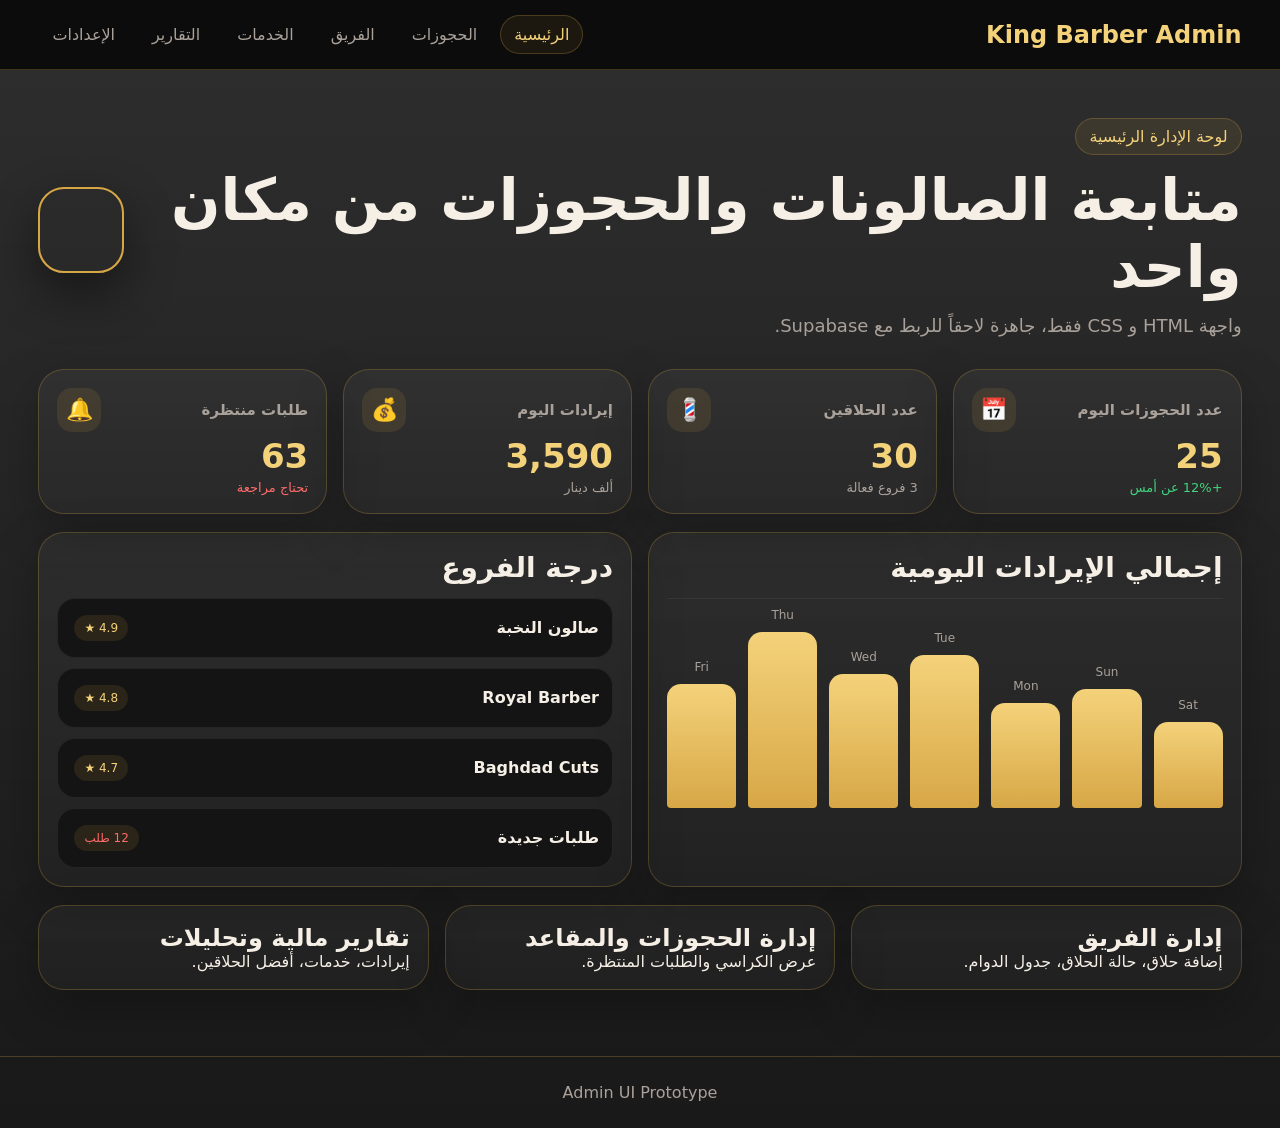
<file: index.html>
<!DOCTYPE html>
<html lang="ar">
<head>
<meta charset="UTF-8">
<meta name="viewport" content="width=device-width, initial-scale=1.0">
<title>King Barber Admin</title>
<meta http-equiv="refresh" content="0; url=admin-dashboard.html">
</head>
<body style="background:#070707;color:white;font-family:Arial;display:flex;align-items:center;justify-content:center;height:100vh">
<div>
<h1>Opening King Barber Admin...</h1>
<p>If not redirected automatically, <a href="admin-dashboard.html" style="color:gold">click here</a>.</p>
</div>
</body>
</html>
</file>
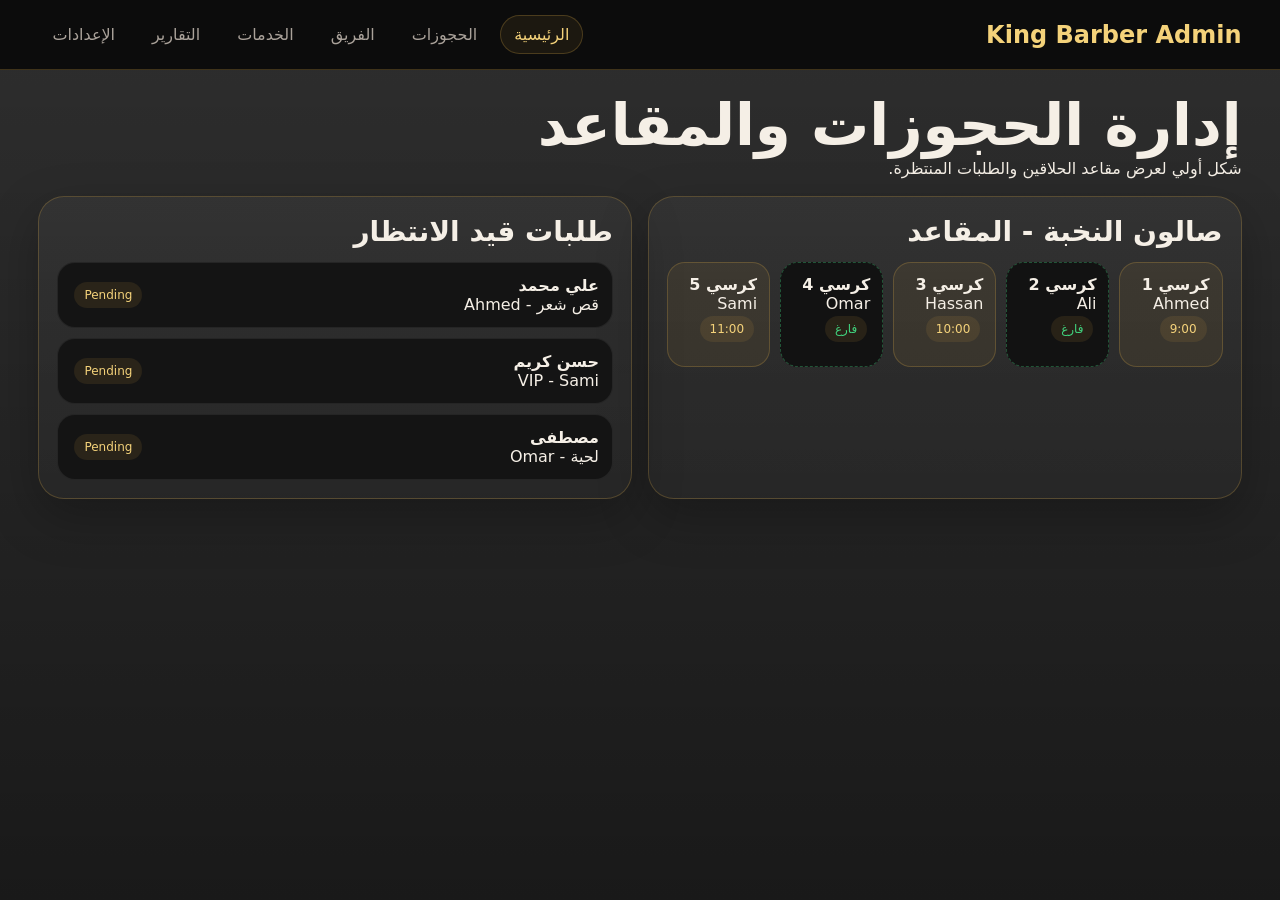
<file: admin-bookings.html>
<!DOCTYPE html><html lang="ar"><head><meta charset="UTF-8"><meta name="viewport" content="width=device-width, initial-scale=1.0, maximum-scale=1.0, user-scalable=no"><title>إدارة الحجوزات</title><link rel="stylesheet" href="admin-style.css"></head><body>

<nav class="nav">
  <div class="nav-inner">
    <div class="logo">King Barber Admin</div>
    <div class="links">
      <a class="active" href="admin-dashboard.html">الرئيسية</a>
      <a href="admin-bookings.html">الحجوزات</a>
      <a href="admin-team.html">الفريق</a>
      <a href="admin-services.html">الخدمات</a>
      <a href="admin-reports.html">التقارير</a>
      <a href="admin-settings.html">الإعدادات</a>
    </div>
  </div>
</nav>

<main class="wrapper">
<h1>إدارة الحجوزات والمقاعد</h1>
<p>شكل أولي لعرض مقاعد الحلاقين والطلبات المنتظرة.</p>
<section class="section grid-2">
<div class="panel">
<h2 class="title">صالون النخبة - المقاعد</h2>
<div class="board">
<div class="chair busy"><b>كرسي 1</b><p>Ahmed</p><span class="chip">9:00</span></div>
<div class="chair free"><b>كرسي 2</b><p>Ali</p><span class="chip green">فارغ</span></div>
<div class="chair busy"><b>كرسي 3</b><p>Hassan</p><span class="chip">10:00</span></div>
<div class="chair free"><b>كرسي 4</b><p>Omar</p><span class="chip green">فارغ</span></div>
<div class="chair busy"><b>كرسي 5</b><p>Sami</p><span class="chip">11:00</span></div>
</div>
</div>
<div class="panel">
<h2 class="title">طلبات قيد الانتظار</h2>
<div class="list">
<div class="item"><div><b>علي محمد</b><p>قص شعر - Ahmed</p></div><span class="chip">Pending</span></div>
<div class="item"><div><b>حسن كريم</b><p>VIP - Sami</p></div><span class="chip">Pending</span></div>
<div class="item"><div><b>مصطفى</b><p>لحية - Omar</p></div><span class="chip">Pending</span></div>
</div>
</div>
</section>
</main></body></html>
</file>
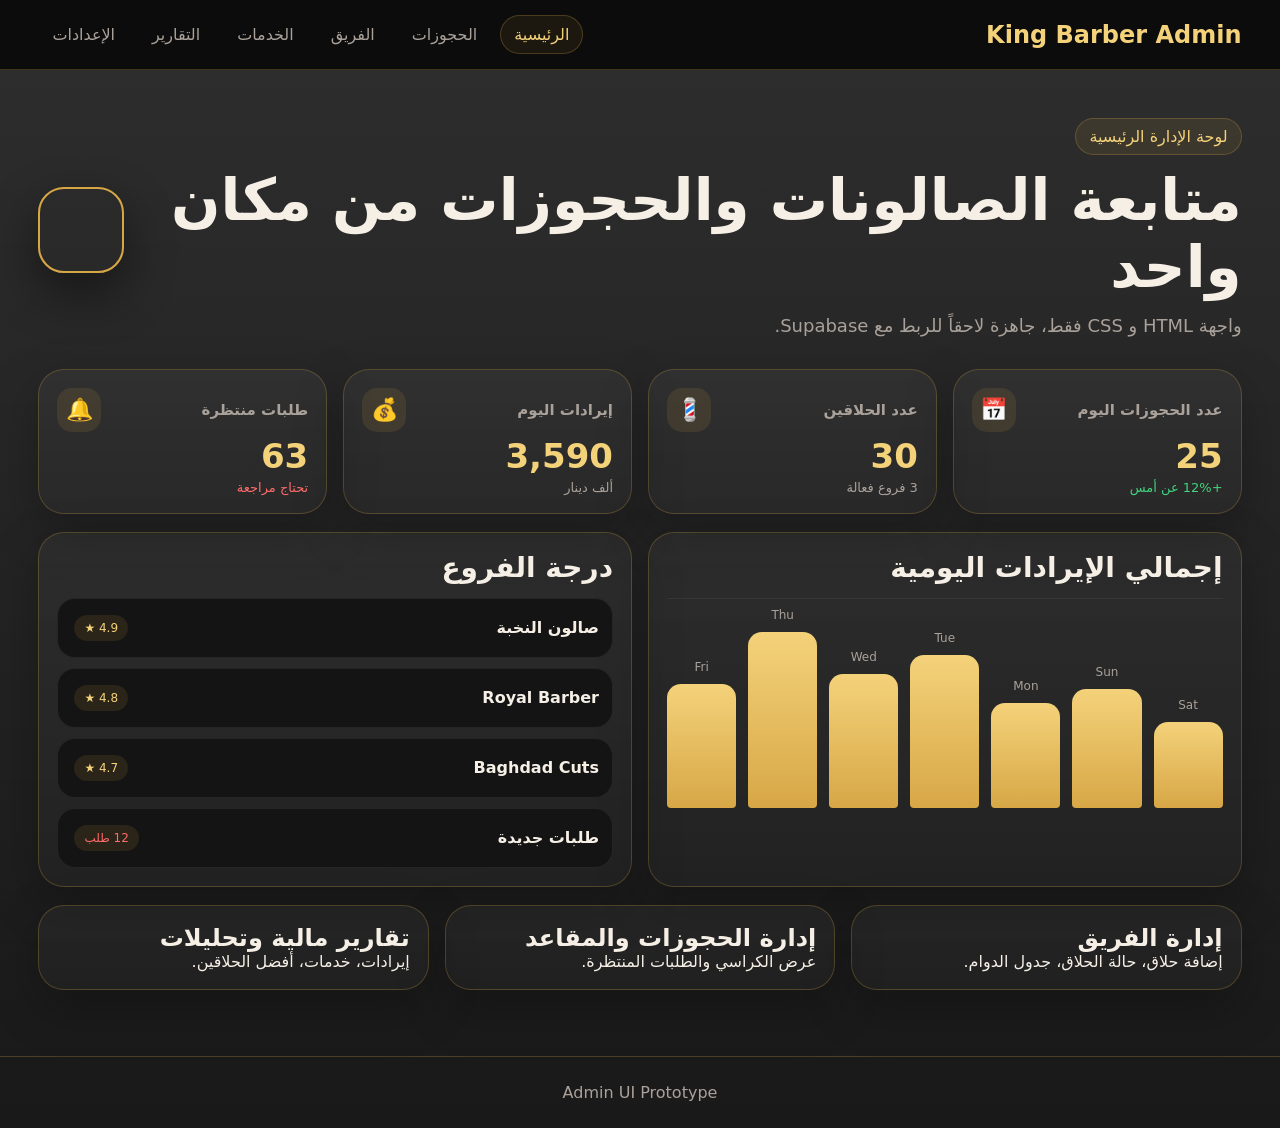
<file: admin-dashboard.html>
<!DOCTYPE html>
<html lang="ar">
<head><meta charset="UTF-8"><meta name="viewport" content="width=device-width, initial-scale=1.0, maximum-scale=1.0, user-scalable=no"><title>Admin Dashboard</title><link rel="stylesheet" href="admin-style.css"></head>
<body>

<nav class="nav">
  <div class="nav-inner">
    <div class="logo">King Barber Admin</div>
    <div class="links">
      <a class="active" href="admin-dashboard.html">الرئيسية</a>
      <a href="admin-bookings.html">الحجوزات</a>
      <a href="admin-team.html">الفريق</a>
      <a href="admin-services.html">الخدمات</a>
      <a href="admin-reports.html">التقارير</a>
      <a href="admin-settings.html">الإعدادات</a>
    </div>
  </div>
</nav>

<main class="wrapper">
  <section class="hero">
    <div>
      <span class="badge">لوحة الإدارة الرئيسية</span>
      <h1>متابعة الصالونات والحجوزات من مكان واحد</h1>
      <p>واجهة HTML و CSS فقط، جاهزة لاحقاً للربط مع Supabase.</p>
    </div>
    <div class="admin-avatar"></div>
  </section>

  <section class="grid-4">
    <div class="panel stat"><div class="stat-top"><h3>عدد الحجوزات اليوم</h3><div class="icon">📅</div></div><div class="number">25</div><div class="small green">+12% عن أمس</div></div>
    <div class="panel stat"><div class="stat-top"><h3>عدد الحلاقين</h3><div class="icon">💈</div></div><div class="number">30</div><div class="small">3 فروع فعالة</div></div>
    <div class="panel stat"><div class="stat-top"><h3>إيرادات اليوم</h3><div class="icon">💰</div></div><div class="number">3,590</div><div class="small">ألف دينار</div></div>
    <div class="panel stat"><div class="stat-top"><h3>طلبات منتظرة</h3><div class="icon">🔔</div></div><div class="number">63</div><div class="small red">تحتاج مراجعة</div></div>
  </section>

  <section class="section grid-2">
    <div class="panel">
      <h2 class="title">إجمالي الإيرادات اليومية</h2>
      <div class="chart">
        <div class="bar" style="height:45%"><span>Sat</span></div>
        <div class="bar" style="height:62%"><span>Sun</span></div>
        <div class="bar" style="height:55%"><span>Mon</span></div>
        <div class="bar" style="height:80%"><span>Tue</span></div>
        <div class="bar" style="height:70%"><span>Wed</span></div>
        <div class="bar" style="height:92%"><span>Thu</span></div>
        <div class="bar" style="height:65%"><span>Fri</span></div>
      </div>
    </div>
    <div class="panel">
      <h2 class="title">درجة الفروع</h2>
      <div class="list">
        <div class="item"><b>صالون النخبة</b><span class="chip">4.9 ★</span></div>
        <div class="item"><b>Royal Barber</b><span class="chip">4.8 ★</span></div>
        <div class="item"><b>Baghdad Cuts</b><span class="chip">4.7 ★</span></div>
        <div class="item"><b>طلبات جديدة</b><span class="chip red">12 طلب</span></div>
      </div>
    </div>
  </section>

  <section class="section grid-3">
    <a class="panel" href="admin-team.html"><h2>إدارة الفريق</h2><p>إضافة حلاق، حالة الحلاق، جدول الدوام.</p></a>
    <a class="panel" href="admin-bookings.html"><h2>إدارة الحجوزات والمقاعد</h2><p>عرض الكراسي والطلبات المنتظرة.</p></a>
    <a class="panel" href="admin-reports.html"><h2>تقارير مالية وتحليلات</h2><p>إيرادات، خدمات، أفضل الحلاقين.</p></a>
  </section>
</main>
<footer class="footer">Admin UI Prototype</footer>
</body></html>
</file>
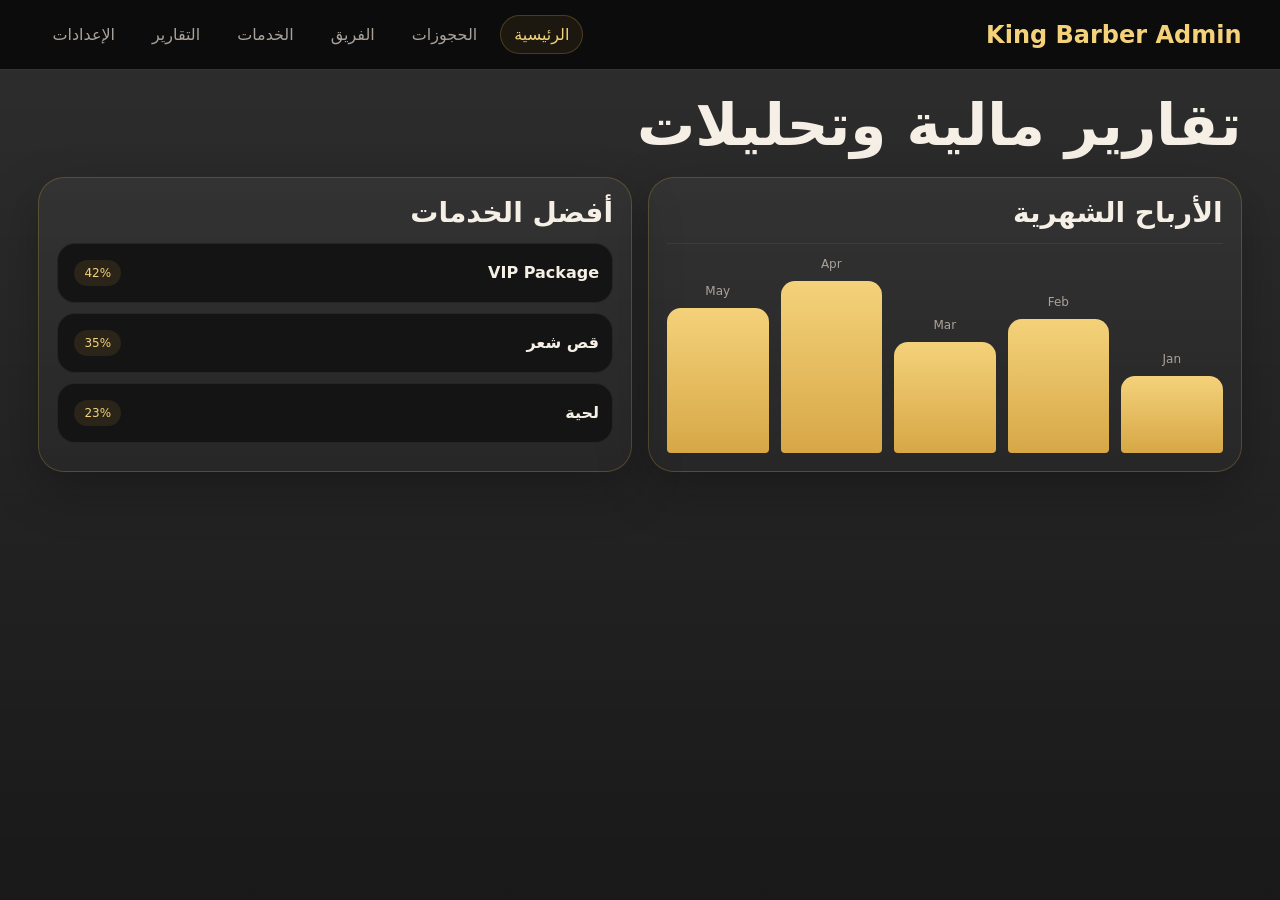
<file: admin-reports.html>
<!DOCTYPE html><html lang="ar"><head><meta charset="UTF-8"><meta name="viewport" content="width=device-width, initial-scale=1.0, maximum-scale=1.0, user-scalable=no"><title>التقارير</title><link rel="stylesheet" href="admin-style.css"></head><body>

<nav class="nav">
  <div class="nav-inner">
    <div class="logo">King Barber Admin</div>
    <div class="links">
      <a class="active" href="admin-dashboard.html">الرئيسية</a>
      <a href="admin-bookings.html">الحجوزات</a>
      <a href="admin-team.html">الفريق</a>
      <a href="admin-services.html">الخدمات</a>
      <a href="admin-reports.html">التقارير</a>
      <a href="admin-settings.html">الإعدادات</a>
    </div>
  </div>
</nav>

<main class="wrapper">
<h1>تقارير مالية وتحليلات</h1>
<section class="section grid-2">
<div class="panel"><h2 class="title">الأرباح الشهرية</h2><div class="chart"><div class="bar" style="height:40%"><span>Jan</span></div><div class="bar" style="height:70%"><span>Feb</span></div><div class="bar" style="height:58%"><span>Mar</span></div><div class="bar" style="height:90%"><span>Apr</span></div><div class="bar" style="height:76%"><span>May</span></div></div></div>
<div class="panel"><h2 class="title">أفضل الخدمات</h2><div class="list"><div class="item"><b>VIP Package</b><span class="chip">42%</span></div><div class="item"><b>قص شعر</b><span class="chip">35%</span></div><div class="item"><b>لحية</b><span class="chip">23%</span></div></div></div>
</section>
</main></body></html>
</file>
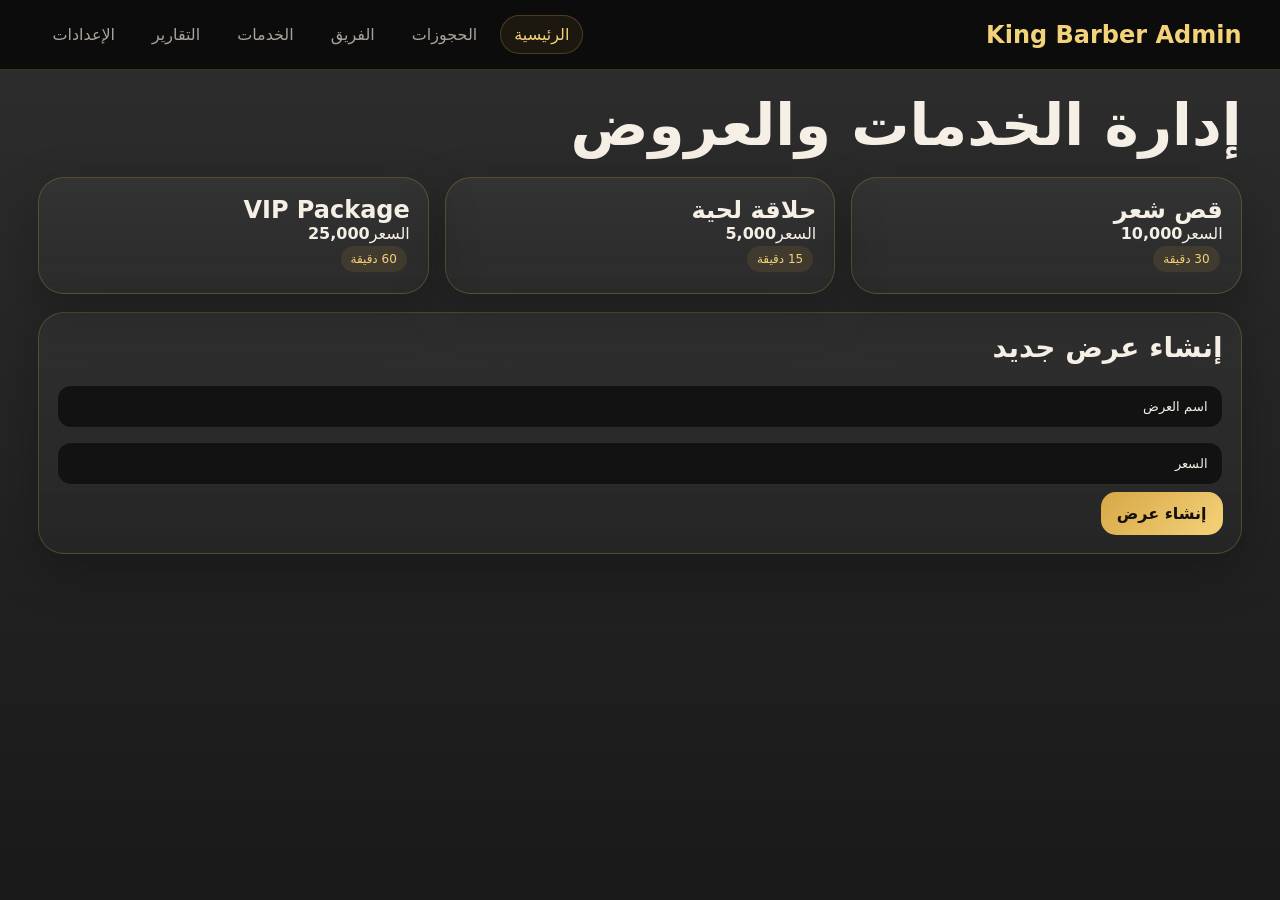
<file: admin-services.html>
<!DOCTYPE html><html lang="ar"><head><meta charset="UTF-8"><meta name="viewport" content="width=device-width, initial-scale=1.0, maximum-scale=1.0, user-scalable=no"><title>الخدمات</title><link rel="stylesheet" href="admin-style.css"></head><body>

<nav class="nav">
  <div class="nav-inner">
    <div class="logo">King Barber Admin</div>
    <div class="links">
      <a class="active" href="admin-dashboard.html">الرئيسية</a>
      <a href="admin-bookings.html">الحجوزات</a>
      <a href="admin-team.html">الفريق</a>
      <a href="admin-services.html">الخدمات</a>
      <a href="admin-reports.html">التقارير</a>
      <a href="admin-settings.html">الإعدادات</a>
    </div>
  </div>
</nav>

<main class="wrapper">
<h1>إدارة الخدمات والعروض</h1>
<section class="section grid-3">
<div class="panel"><h2>قص شعر</h2><div class="row"><span>السعر</span><b class="price">10,000</b></div><span class="chip">30 دقيقة</span></div>
<div class="panel"><h2>حلاقة لحية</h2><div class="row"><span>السعر</span><b class="price">5,000</b></div><span class="chip">15 دقيقة</span></div>
<div class="panel"><h2>VIP Package</h2><div class="row"><span>السعر</span><b class="price">25,000</b></div><span class="chip">60 دقيقة</span></div>
</section>
<section class="section panel"><h2 class="title">إنشاء عرض جديد</h2><input class="input" value="اسم العرض" readonly><input class="input" value="السعر" readonly><a class="btn">إنشاء عرض</a></section>
</main></body></html>
</file>
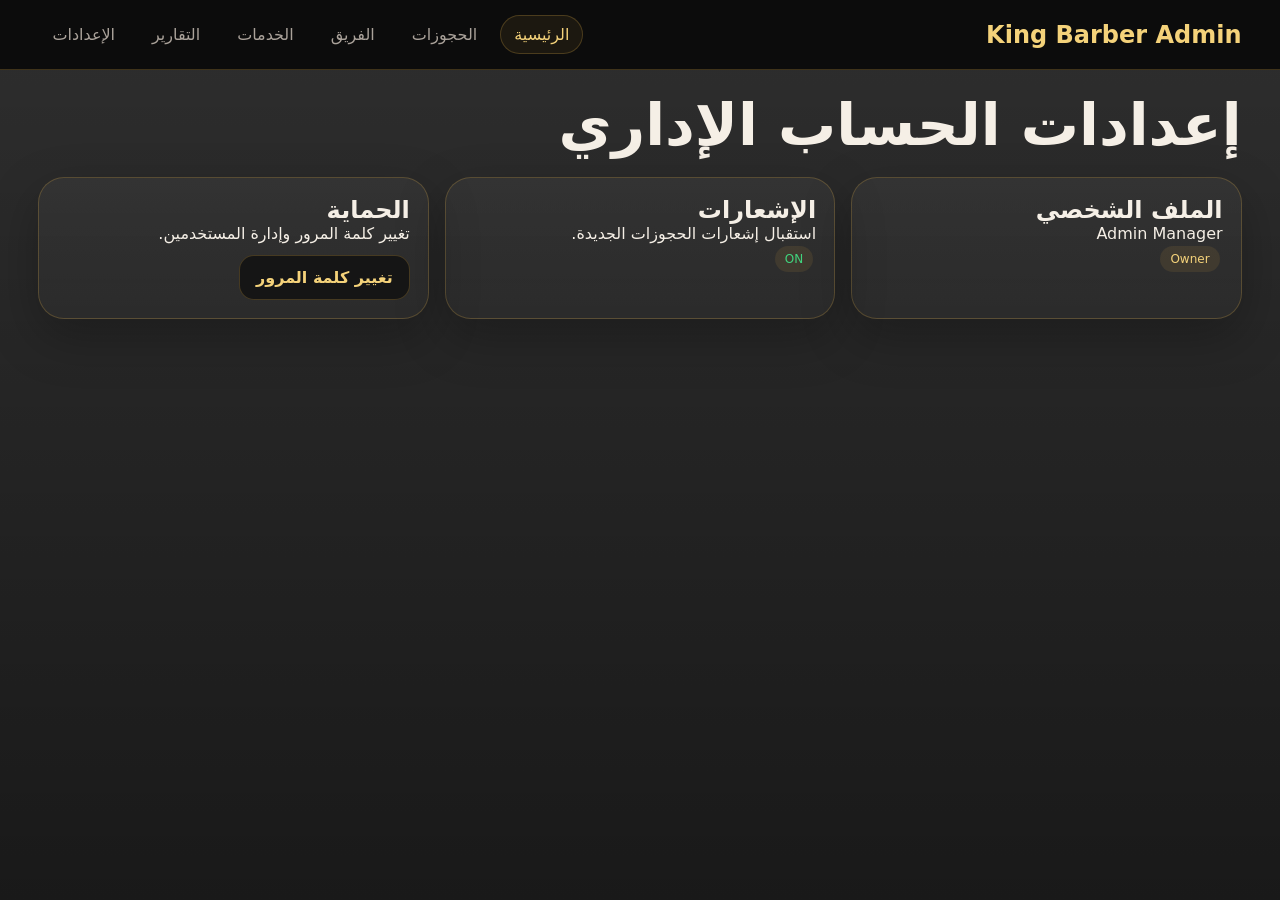
<file: admin-settings.html>
<!DOCTYPE html><html lang="ar"><head><meta charset="UTF-8"><meta name="viewport" content="width=device-width, initial-scale=1.0, maximum-scale=1.0, user-scalable=no"><title>إعدادات الإدارة</title><link rel="stylesheet" href="admin-style.css"></head><body>

<nav class="nav">
  <div class="nav-inner">
    <div class="logo">King Barber Admin</div>
    <div class="links">
      <a class="active" href="admin-dashboard.html">الرئيسية</a>
      <a href="admin-bookings.html">الحجوزات</a>
      <a href="admin-team.html">الفريق</a>
      <a href="admin-services.html">الخدمات</a>
      <a href="admin-reports.html">التقارير</a>
      <a href="admin-settings.html">الإعدادات</a>
    </div>
  </div>
</nav>

<main class="wrapper">
<h1>إعدادات الحساب الإداري</h1>
<section class="section grid-3">
<div class="panel"><h2>الملف الشخصي</h2><p>Admin Manager</p><span class="chip">Owner</span></div>
<div class="panel"><h2>الإشعارات</h2><p>استقبال إشعارات الحجوزات الجديدة.</p><span class="chip green">ON</span></div>
<div class="panel"><h2>الحماية</h2><p>تغيير كلمة المرور وإدارة المستخدمين.</p><a class="btn dark" style="margin-top:12px">تغيير كلمة المرور</a></div>
</section>
</main></body></html>
</file>
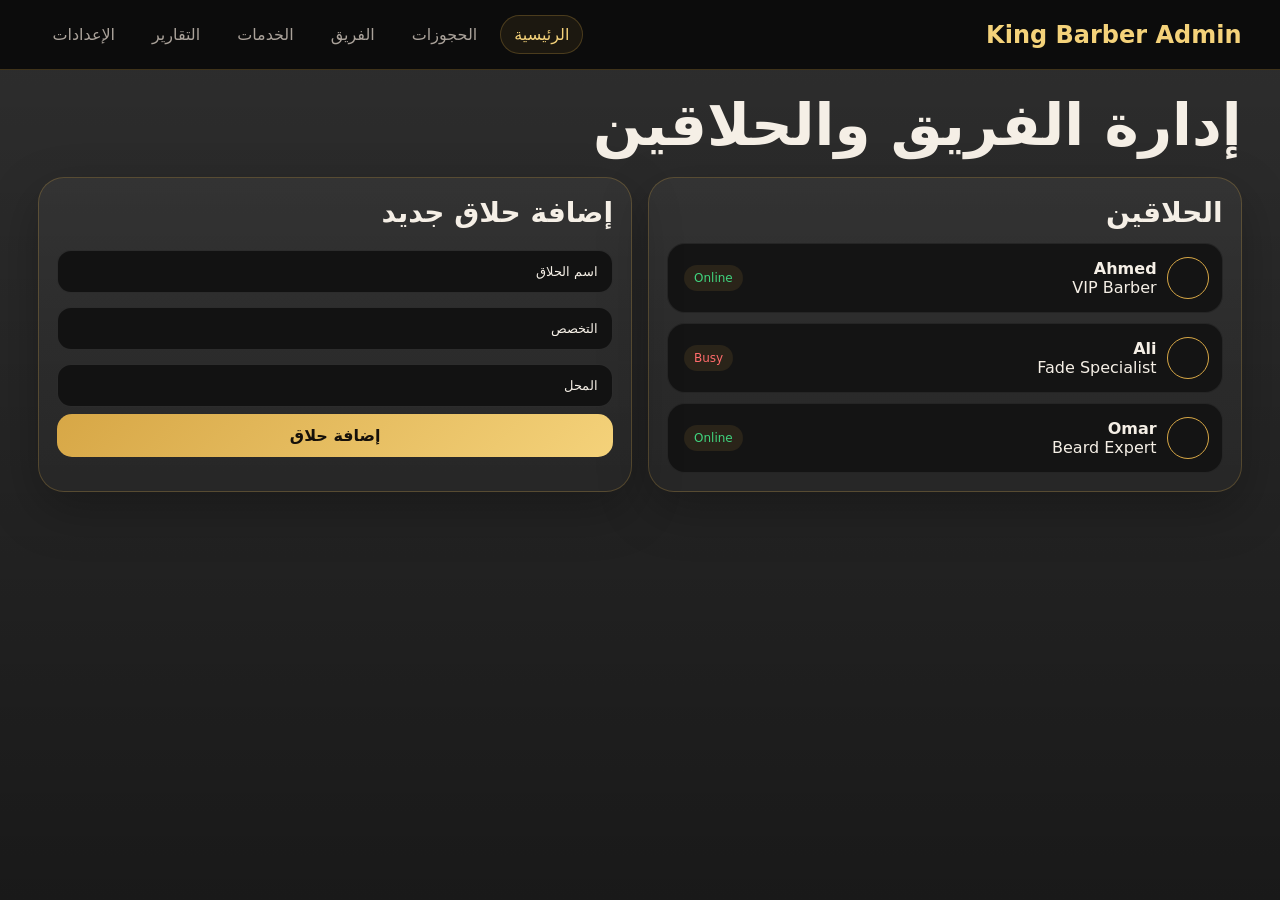
<file: admin-team.html>
<!DOCTYPE html><html lang="ar"><head><meta charset="UTF-8"><meta name="viewport" content="width=device-width, initial-scale=1.0, maximum-scale=1.0, user-scalable=no"><title>إدارة الفريق</title><link rel="stylesheet" href="admin-style.css"></head><body>

<nav class="nav">
  <div class="nav-inner">
    <div class="logo">King Barber Admin</div>
    <div class="links">
      <a class="active" href="admin-dashboard.html">الرئيسية</a>
      <a href="admin-bookings.html">الحجوزات</a>
      <a href="admin-team.html">الفريق</a>
      <a href="admin-services.html">الخدمات</a>
      <a href="admin-reports.html">التقارير</a>
      <a href="admin-settings.html">الإعدادات</a>
    </div>
  </div>
</nav>

<main class="wrapper">
<h1>إدارة الفريق والحلاقين</h1>
<section class="section grid-2">
<div class="panel">
<h2 class="title">الحلاقين</h2>
<div class="list">
<div class="item"><div class="left"><div class="face"></div><div><b>Ahmed</b><p>VIP Barber</p></div></div><span class="chip green">Online</span></div>
<div class="item"><div class="left"><div class="face"></div><div><b>Ali</b><p>Fade Specialist</p></div></div><span class="chip red">Busy</span></div>
<div class="item"><div class="left"><div class="face"></div><div><b>Omar</b><p>Beard Expert</p></div></div><span class="chip green">Online</span></div>
</div>
</div>
<div class="panel">
<h2 class="title">إضافة حلاق جديد</h2>
<input class="input" value="اسم الحلاق" readonly>
<input class="input" value="التخصص" readonly>
<input class="input" value="المحل" readonly>
<a class="btn" style="width:100%">إضافة حلاق</a>
</div>
</section>
</main></body></html>
</file>
<file: admin-style.css>
:root{
  --bg:#070707;
  --panel:#111;
  --panel2:#171717;
  --gold:#d7a746;
  --gold2:#f4d27a;
  --text:#f5efe6;
  --muted:#aaa29a;
  --line:rgba(215,167,70,.25);
  --green:#40d47e;
  --red:#ff6b6b;
  --blue:#70a7ff;
}
*{box-sizing:border-box;margin:0;padding:0}
body{
  font-family:system-ui,-apple-system,"Segoe UI",Tahoma,Arial,sans-serif;
  direction:rtl;
  color:var(--text);
  min-height:100vh;
  background:
    linear-gradient(rgba(0,0,0,.82),rgba(0,0,0,.9)),
    url("https://images.unsplash.com/photo-1622287162716-f311baa1a2b8?auto=format&fit=crop&w=1600&q=80") center/cover fixed;
}
a{text-decoration:none;color:inherit}
.wrapper{width:min(1250px,94%);margin:auto;padding:22px 0 40px}
.nav{
  position:sticky;top:0;z-index:10;
  background:rgba(7,7,7,.86);
  backdrop-filter:blur(16px);
  border-bottom:1px solid var(--line);
}
.nav-inner{
  width:min(1250px,94%);
  margin:auto;
  padding:15px 0;
  display:flex;
  align-items:center;
  justify-content:space-between;
  gap:16px;
}
.logo{font-size:24px;font-weight:900;color:var(--gold2)}
.links{display:flex;gap:9px;flex-wrap:wrap}
.links a{
  color:var(--muted);
  border:1px solid transparent;
  border-radius:999px;
  padding:9px 13px;
}
.links a:hover,.links a.active{
  color:var(--gold2);
  background:rgba(215,167,70,.08);
  border-color:var(--line);
}
.hero{
  display:grid;
  grid-template-columns:1fr auto;
  gap:20px;
  align-items:center;
  margin:26px 0;
}
.badge{
  display:inline-block;
  border:1px solid var(--line);
  color:var(--gold2);
  background:rgba(215,167,70,.1);
  padding:8px 13px;
  border-radius:999px;
  margin-bottom:12px;
}
h1{font-size:clamp(34px,5vw,58px);line-height:1.15}
.hero p{color:var(--muted);font-size:18px;line-height:1.8;margin-top:10px}
.admin-avatar{
  width:86px;height:86px;border-radius:26px;
  background:url("https://images.unsplash.com/photo-1560250097-0b93528c311a?auto=format&fit=crop&w=300&q=80") center/cover;
  border:2px solid var(--gold);
  box-shadow:0 20px 50px rgba(0,0,0,.45);
}
.grid-4{display:grid;grid-template-columns:repeat(4,1fr);gap:16px}
.grid-3{display:grid;grid-template-columns:repeat(3,1fr);gap:16px}
.grid-2{display:grid;grid-template-columns:repeat(2,1fr);gap:16px}
.panel{
  background:linear-gradient(180deg,rgba(255,255,255,.045),rgba(255,255,255,.018));
  border:1px solid var(--line);
  border-radius:26px;
  padding:18px;
  box-shadow:0 18px 50px rgba(0,0,0,.25);
}
.stat{
  min-height:145px;
  display:flex;
  flex-direction:column;
  justify-content:space-between;
}
.stat-top{display:flex;align-items:center;justify-content:space-between;gap:10px}
.icon{
  width:44px;height:44px;border-radius:15px;
  display:grid;place-items:center;
  background:rgba(215,167,70,.12);
  color:var(--gold2);
  font-size:22px;
}
.stat h3{font-size:15px;color:var(--muted)}
.number{font-size:34px;font-weight:900;color:var(--gold2)}
.small{color:var(--muted);font-size:13px}
.section{margin-top:18px}
.title{font-size:28px;margin:0 0 14px}
.chart{
  height:210px;
  display:flex;
  align-items:end;
  gap:12px;
  padding-top:18px;
  border-top:1px solid rgba(255,255,255,.06);
}
.bar{
  flex:1;
  border-radius:14px 14px 4px 4px;
  background:linear-gradient(180deg,var(--gold2),var(--gold));
  min-height:30px;
  position:relative;
}
.bar span{
  position:absolute;
  top:-24px;
  left:50%;
  transform:translateX(-50%);
  color:var(--muted);
  font-size:12px;
}
.list{display:grid;gap:10px}
.item{
  background:#141414;
  border:1px solid rgba(255,255,255,.07);
  border-radius:18px;
  padding:13px;
  display:flex;
  align-items:center;
  justify-content:space-between;
  gap:12px;
}
.left{display:flex;align-items:center;gap:10px}
.face{
  width:42px;height:42px;border-radius:50%;
  background:url("https://images.unsplash.com/photo-1621605815971-fbc98d665033?q=80&w=300&auto=format&fit=crop") center/cover;
  border:1px solid var(--gold);
}
.chip{
  display:inline-block;
  padding:6px 10px;
  border-radius:999px;
  background:rgba(215,167,70,.11);
  color:var(--gold2);
  font-size:12px;
  margin:3px;
}
.green{color:var(--green)}
.red{color:var(--red)}
.blue{color:var(--blue)}
.btn{
  display:inline-block;
  text-align:center;
  padding:12px 16px;
  border-radius:15px;
  font-weight:900;
  background:linear-gradient(135deg,var(--gold),var(--gold2));
  color:#15100a;
  border:0;
}
.btn.dark{
  background:#151515;
  color:var(--gold2);
  border:1px solid var(--line);
}
.board{
  display:grid;
  grid-template-columns:repeat(5,1fr);
  gap:10px;
}
.chair{
  background:#121212;
  border:1px dashed var(--line);
  border-radius:18px;
  min-height:105px;
  padding:12px;
}
.chair.busy{border-style:solid;background:rgba(215,167,70,.08)}
.chair.free{border-color:rgba(64,212,126,.35)}
.input{
  width:100%;
  padding:13px 14px;
  margin:7px 0;
  border-radius:14px;
  border:1px solid rgba(255,255,255,.11);
  background:#121212;
  color:var(--text);
}
.footer{text-align:center;color:var(--muted);padding:26px 0;border-top:1px solid var(--line);margin-top:26px}
@media(max-width:1000px){
  .grid-4{grid-template-columns:repeat(2,1fr)}
  .grid-3{grid-template-columns:repeat(2,1fr)}
  .board{grid-template-columns:repeat(3,1fr)}
}
@media(max-width:620px){
  .hero{grid-template-columns:1fr}
  .grid-4,.grid-3,.grid-2{grid-template-columns:1fr}
  .board{grid-template-columns:repeat(2,1fr)}
  .links{font-size:13px}
}
</file>
